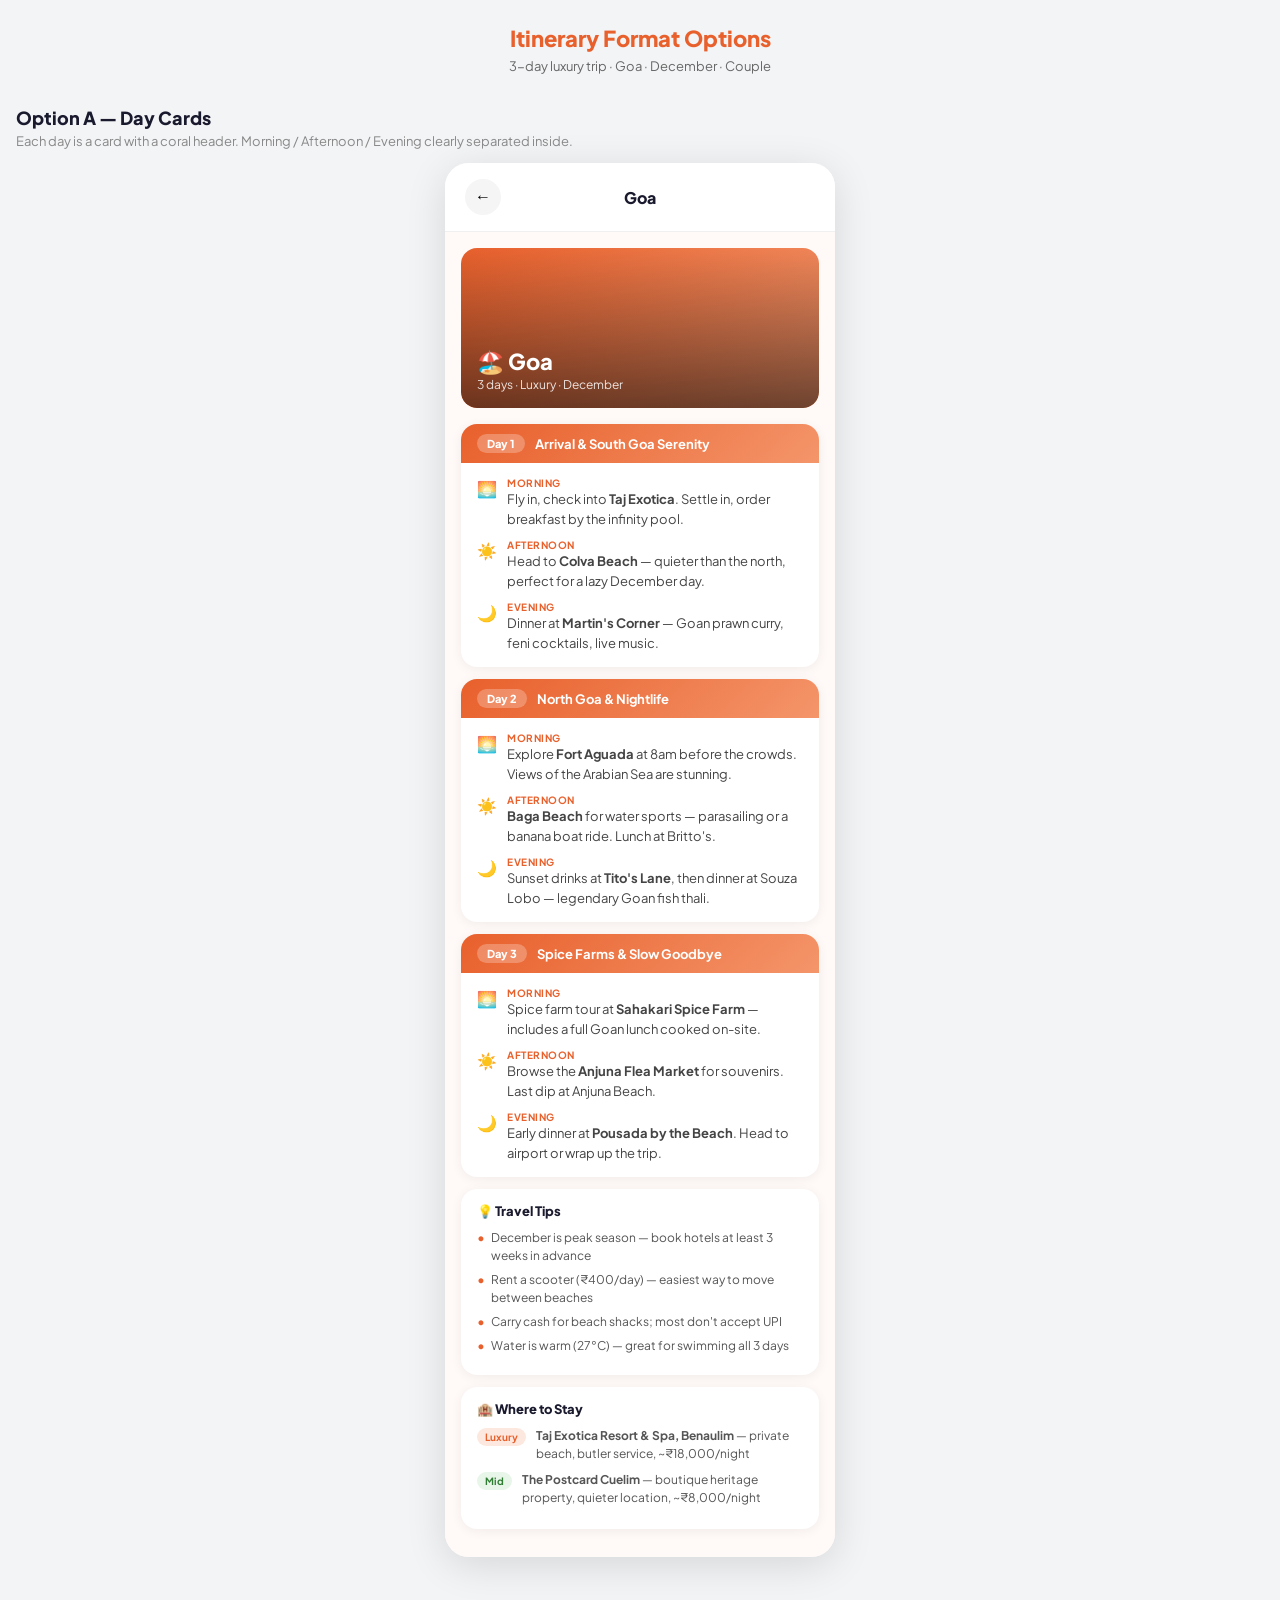
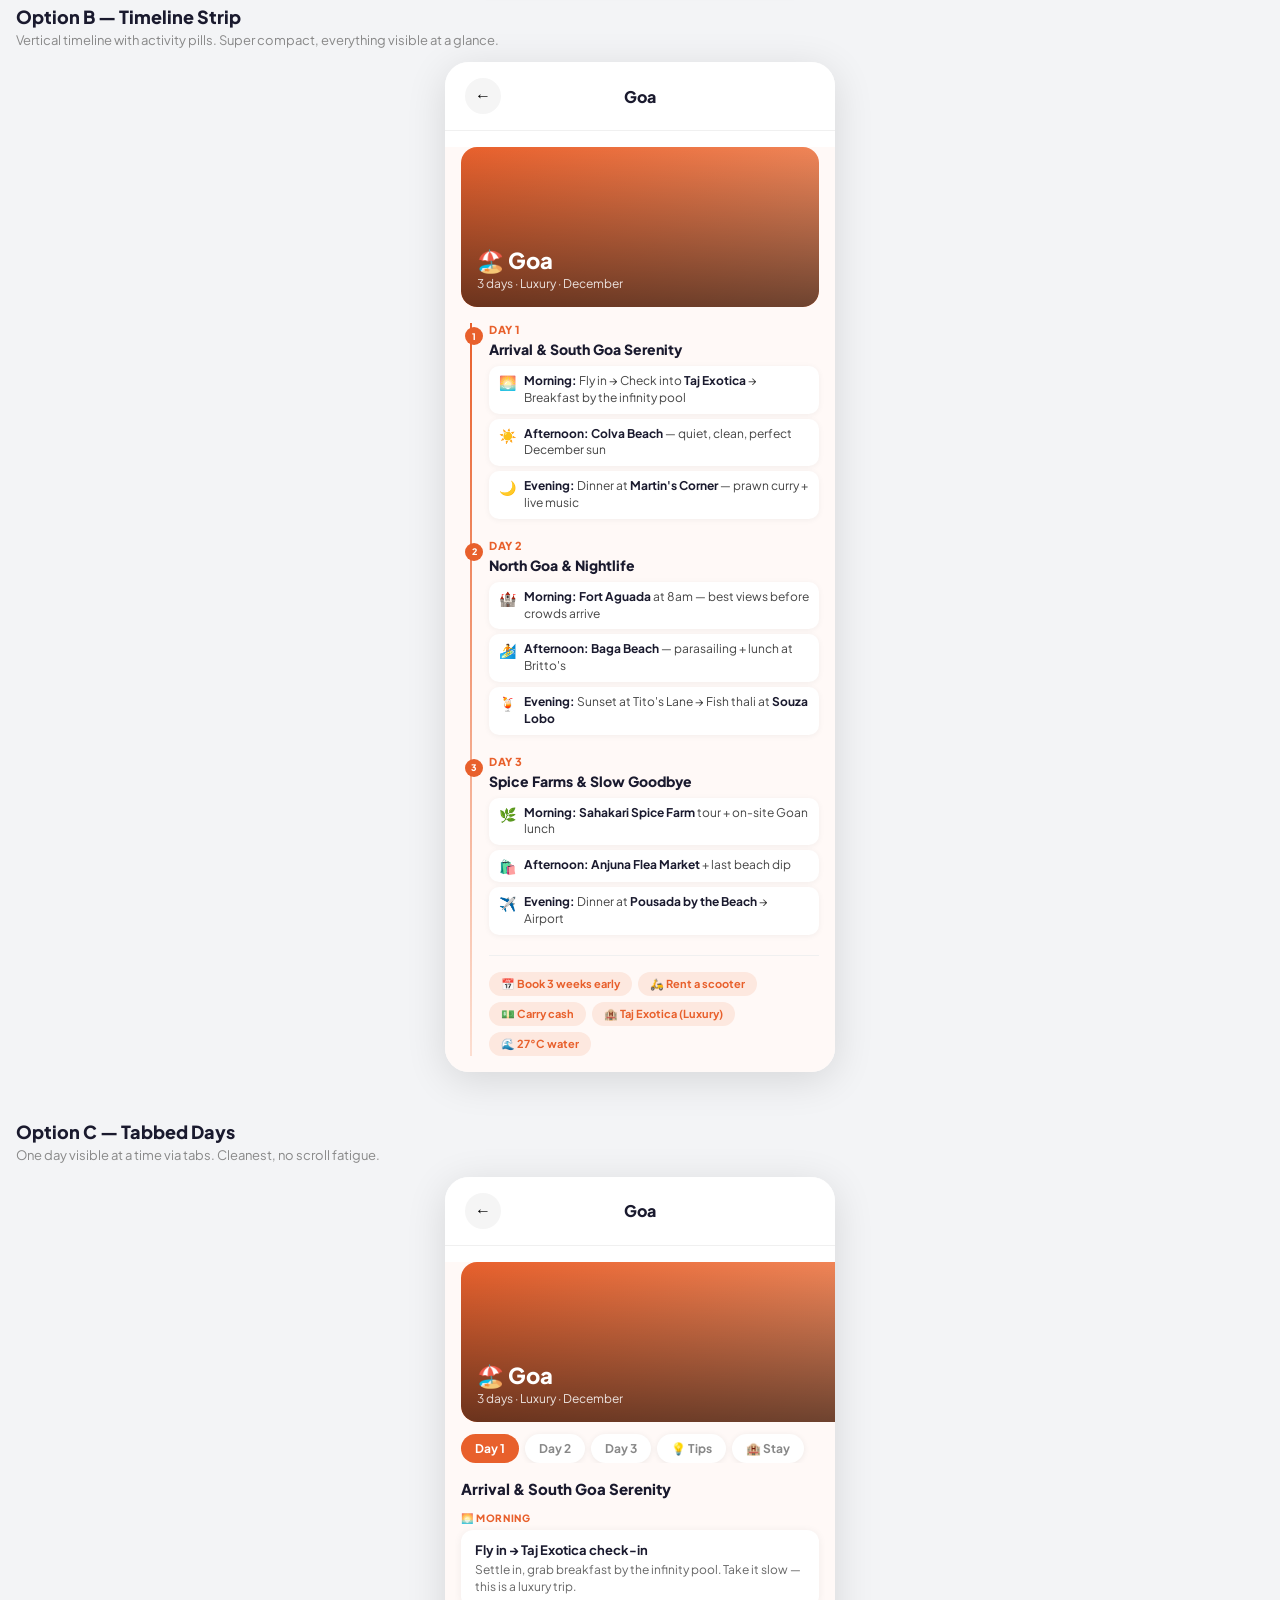
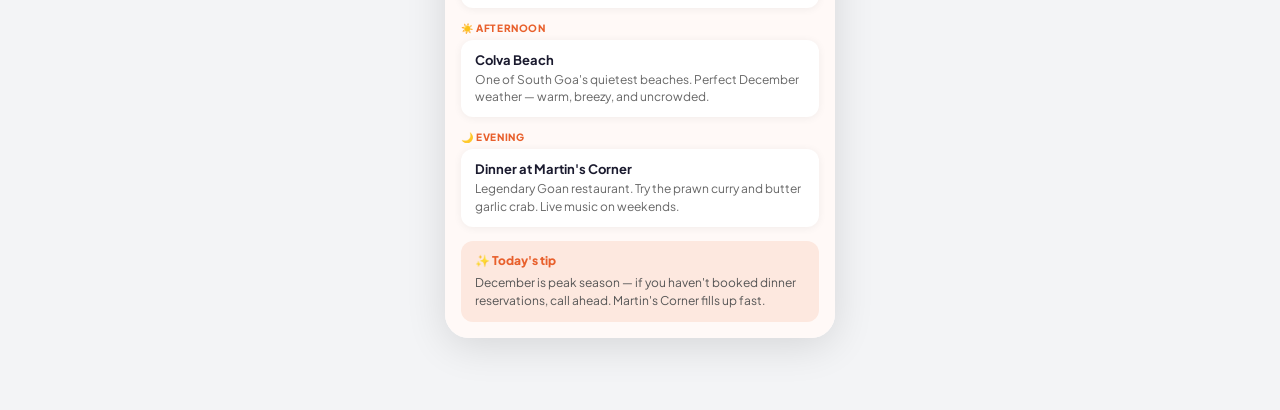
<file: itinerary-preview.html>
<!DOCTYPE html>
<html lang="en">
<head>
  <meta charset="UTF-8"/>
  <meta name="viewport" content="width=device-width, initial-scale=1.0"/>
  <title>Itinerary Format Preview</title>
  <link href="https://fonts.googleapis.com/css2?family=Plus+Jakarta+Sans:wght@400;500;600;700;800&display=swap" rel="stylesheet"/>
  <style>
    * { box-sizing: border-box; margin: 0; padding: 0; }
    body {
      font-family: 'Plus Jakarta Sans', sans-serif;
      background: #f3f4f6;
      padding: 24px 16px;
      color: #1a1a2e;
    }

    .page-title {
      text-align: center;
      font-size: 22px;
      font-weight: 800;
      margin-bottom: 6px;
      color: #E8602C;
    }
    .page-sub {
      text-align: center;
      font-size: 13px;
      color: #666;
      margin-bottom: 32px;
    }

    .option-label {
      font-size: 18px;
      font-weight: 800;
      margin-bottom: 4px;
      color: #1a1a2e;
    }
    .option-desc {
      font-size: 13px;
      color: #888;
      margin-bottom: 14px;
    }

    .phone-frame {
      background: #fff;
      border-radius: 24px;
      max-width: 390px;
      margin: 0 auto 48px;
      overflow: hidden;
      box-shadow: 0 8px 40px rgba(0,0,0,0.12);
    }

    /* ── SHARED HEADER ── */
    .itin-header {
      display: flex;
      align-items: center;
      justify-content: space-between;
      padding: 16px 20px;
      background: #fff;
      border-bottom: 1px solid #f0f0f0;
      position: sticky;
      top: 0;
    }
    .back-btn {
      width: 36px; height: 36px;
      border-radius: 50%;
      background: #f5f5f5;
      border: none;
      font-size: 16px;
      cursor: pointer;
      display: flex; align-items: center; justify-content: center;
    }
    .header-title { font-size: 16px; font-weight: 800; }

    /* ══════════════════════════════════════
       OPTION A — DAY CARDS
    ══════════════════════════════════════ */
    .option-a .scroll-area { padding: 16px; background: #FFF9F7; }

    .dest-hero {
      width: 100%;
      height: 160px;
      border-radius: 16px;
      object-fit: cover;
      display: block;
      margin-bottom: 16px;
      background: linear-gradient(135deg, #E8602C, #F4956A);
      position: relative;
      overflow: hidden;
    }
    .dest-hero-inner {
      width: 100%; height: 100%;
      display: flex; flex-direction: column;
      align-items: flex-start; justify-content: flex-end;
      padding: 16px;
      background: linear-gradient(to top, rgba(0,0,0,0.55), transparent);
      border-radius: 16px;
    }
    .dest-hero-name { font-size: 22px; font-weight: 800; color: #fff; }
    .dest-hero-sub  { font-size: 12px; color: rgba(255,255,255,0.85); margin-top: 2px; }

    .day-card {
      background: #fff;
      border-radius: 16px;
      margin-bottom: 12px;
      overflow: hidden;
      box-shadow: 0 2px 12px rgba(0,0,0,0.06);
    }
    .day-card-header {
      background: linear-gradient(135deg, #E8602C, #F4956A);
      padding: 10px 16px;
      display: flex;
      align-items: center;
      gap: 10px;
    }
    .day-badge {
      background: rgba(255,255,255,0.25);
      color: #fff;
      font-size: 11px;
      font-weight: 800;
      padding: 3px 10px;
      border-radius: 20px;
    }
    .day-title { font-size: 13px; font-weight: 700; color: #fff; }

    .day-card-body { padding: 14px 16px; display: flex; flex-direction: column; gap: 10px; }
    .time-slot { display: flex; gap: 10px; align-items: flex-start; }
    .time-icon { font-size: 16px; flex-shrink: 0; margin-top: 1px; }
    .time-content {}
    .time-label { font-size: 10px; font-weight: 700; color: #E8602C; text-transform: uppercase; letter-spacing: 0.5px; }
    .time-text  { font-size: 13px; color: #444; line-height: 1.5; margin-top: 1px; }

    .tips-card {
      background: #fff;
      border-radius: 16px;
      padding: 14px 16px;
      margin-bottom: 12px;
      box-shadow: 0 2px 12px rgba(0,0,0,0.06);
    }
    .tips-title { font-size: 13px; font-weight: 800; color: #1a1a2e; margin-bottom: 10px; }
    .tip-item { font-size: 12px; color: #555; line-height: 1.5; margin-bottom: 6px; padding-left: 14px; position: relative; }
    .tip-item::before { content: '•'; position: absolute; left: 0; color: #E8602C; font-weight: 700; }

    .stay-card {
      background: #fff;
      border-radius: 16px;
      padding: 14px 16px;
      margin-bottom: 12px;
      box-shadow: 0 2px 12px rgba(0,0,0,0.06);
    }
    .stay-row { display: flex; gap: 10px; align-items: flex-start; margin-bottom: 8px; }
    .stay-badge { font-size: 10px; font-weight: 700; padding: 3px 8px; border-radius: 20px; flex-shrink: 0; margin-top: 1px; }
    .stay-badge.luxury { background: #FDE8DF; color: #E8602C; }
    .stay-badge.budget { background: #e8f5e9; color: #2e7d32; }
    .stay-text { font-size: 12px; color: #555; line-height: 1.5; }


    /* ══════════════════════════════════════
       OPTION B — TIMELINE
    ══════════════════════════════════════ */
    .option-b .scroll-area { padding: 0 16px 16px; background: #FFF9F7; }
    .option-b .dest-hero { margin: 16px 0; }

    .timeline { position: relative; padding-left: 28px; }
    .timeline::before {
      content: '';
      position: absolute;
      left: 9px; top: 0; bottom: 0;
      width: 2px;
      background: linear-gradient(to bottom, #E8602C, #F4956A44);
    }

    .timeline-day { position: relative; margin-bottom: 20px; }
    .timeline-dot {
      position: absolute;
      left: -24px;
      top: 4px;
      width: 18px; height: 18px;
      border-radius: 50%;
      background: #E8602C;
      display: flex; align-items: center; justify-content: center;
      font-size: 9px;
      font-weight: 800;
      color: #fff;
    }

    .tl-day-label {
      font-size: 11px;
      font-weight: 800;
      color: #E8602C;
      text-transform: uppercase;
      letter-spacing: 0.5px;
      margin-bottom: 4px;
    }
    .tl-day-title { font-size: 14px; font-weight: 800; color: #1a1a2e; margin-bottom: 8px; }

    .tl-activity {
      display: flex;
      align-items: flex-start;
      gap: 8px;
      padding: 7px 10px;
      background: #fff;
      border-radius: 10px;
      margin-bottom: 5px;
      box-shadow: 0 1px 6px rgba(0,0,0,0.05);
    }
    .tl-emoji { font-size: 14px; flex-shrink: 0; }
    .tl-text { font-size: 12px; color: #444; line-height: 1.4; }
    .tl-text strong { color: #1a1a2e; font-weight: 700; }

    .tl-chips-row {
      display: flex;
      flex-wrap: wrap;
      gap: 6px;
      margin-top: 16px;
      padding-top: 16px;
      border-top: 1px solid #f0f0f0;
    }
    .tl-chip {
      background: #FDE8DF;
      color: #E8602C;
      font-size: 11px;
      font-weight: 700;
      padding: 5px 12px;
      border-radius: 20px;
    }


    /* ══════════════════════════════════════
       OPTION C — TABBED DAYS
    ══════════════════════════════════════ */
    .option-c .scroll-area { padding: 0; background: #FFF9F7; }
    .option-c .dest-hero { margin: 16px 16px 0; }

    .tab-bar {
      display: flex;
      overflow-x: auto;
      padding: 12px 16px 0;
      gap: 6px;
      background: #FFF9F7;
      scrollbar-width: none;
    }
    .tab-bar::-webkit-scrollbar { display: none; }

    .tab-btn {
      flex-shrink: 0;
      padding: 7px 14px;
      border-radius: 20px;
      border: none;
      font-family: inherit;
      font-size: 12px;
      font-weight: 700;
      cursor: pointer;
      transition: all 0.15s;
    }
    .tab-btn.active {
      background: #E8602C;
      color: #fff;
    }
    .tab-btn.inactive {
      background: #fff;
      color: #888;
      box-shadow: 0 1px 6px rgba(0,0,0,0.07);
    }

    .tab-content { padding: 16px; }

    .tab-day-title { font-size: 15px; font-weight: 800; color: #1a1a2e; margin-bottom: 14px; }

    .period-block { margin-bottom: 14px; }
    .period-label {
      font-size: 10px;
      font-weight: 800;
      color: #E8602C;
      text-transform: uppercase;
      letter-spacing: 0.6px;
      margin-bottom: 6px;
    }
    .period-card {
      background: #fff;
      border-radius: 12px;
      padding: 12px 14px;
      box-shadow: 0 1px 8px rgba(0,0,0,0.06);
    }
    .period-main { font-size: 13px; font-weight: 700; color: #1a1a2e; margin-bottom: 3px; }
    .period-sub  { font-size: 12px; color: #666; line-height: 1.45; }

    .tab-tips {
      background: #FDE8DF;
      border-radius: 12px;
      padding: 12px 14px;
      margin-top: 14px;
    }
    .tab-tips-title { font-size: 12px; font-weight: 800; color: #E8602C; margin-bottom: 6px; }
    .tab-tips-text { font-size: 12px; color: #555; line-height: 1.5; }

    .divider { border: none; border-top: 1px solid #eee; margin: 32px 0 16px; }
  </style>
</head>
<body>

<div class="page-title">Itinerary Format Options</div>
<div class="page-sub">3-day luxury trip · Goa · December · Couple</div>

<!-- ══════════════════════════════════════
     OPTION A — DAY CARDS
══════════════════════════════════════ -->
<div class="option-label">Option A — Day Cards</div>
<div class="option-desc">Each day is a card with a coral header. Morning / Afternoon / Evening clearly separated inside.</div>

<div class="phone-frame option-a">
  <div class="itin-header">
    <button class="back-btn">←</button>
    <div class="header-title">Goa</div>
    <div style="width:36px"></div>
  </div>
  <div class="scroll-area">

    <!-- Hero image mockup -->
    <div class="dest-hero">
      <div class="dest-hero-inner">
        <div class="dest-hero-name">🏖️ Goa</div>
        <div class="dest-hero-sub">3 days · Luxury · December</div>
      </div>
    </div>

    <!-- Day 1 -->
    <div class="day-card">
      <div class="day-card-header">
        <span class="day-badge">Day 1</span>
        <span class="day-title">Arrival & South Goa Serenity</span>
      </div>
      <div class="day-card-body">
        <div class="time-slot">
          <div class="time-icon">🌅</div>
          <div class="time-content">
            <div class="time-label">Morning</div>
            <div class="time-text">Fly in, check into <strong>Taj Exotica</strong>. Settle in, order breakfast by the infinity pool.</div>
          </div>
        </div>
        <div class="time-slot">
          <div class="time-icon">☀️</div>
          <div class="time-content">
            <div class="time-label">Afternoon</div>
            <div class="time-text">Head to <strong>Colva Beach</strong> — quieter than the north, perfect for a lazy December day.</div>
          </div>
        </div>
        <div class="time-slot">
          <div class="time-icon">🌙</div>
          <div class="time-content">
            <div class="time-label">Evening</div>
            <div class="time-text">Dinner at <strong>Martin's Corner</strong> — Goan prawn curry, feni cocktails, live music.</div>
          </div>
        </div>
      </div>
    </div>

    <!-- Day 2 -->
    <div class="day-card">
      <div class="day-card-header">
        <span class="day-badge">Day 2</span>
        <span class="day-title">North Goa & Nightlife</span>
      </div>
      <div class="day-card-body">
        <div class="time-slot">
          <div class="time-icon">🌅</div>
          <div class="time-content">
            <div class="time-label">Morning</div>
            <div class="time-text">Explore <strong>Fort Aguada</strong> at 8am before the crowds. Views of the Arabian Sea are stunning.</div>
          </div>
        </div>
        <div class="time-slot">
          <div class="time-icon">☀️</div>
          <div class="time-content">
            <div class="time-label">Afternoon</div>
            <div class="time-text"><strong>Baga Beach</strong> for water sports — parasailing or a banana boat ride. Lunch at Britto's.</div>
          </div>
        </div>
        <div class="time-slot">
          <div class="time-icon">🌙</div>
          <div class="time-content">
            <div class="time-label">Evening</div>
            <div class="time-text">Sunset drinks at <strong>Tito's Lane</strong>, then dinner at Souza Lobo — legendary Goan fish thali.</div>
          </div>
        </div>
      </div>
    </div>

    <!-- Day 3 -->
    <div class="day-card">
      <div class="day-card-header">
        <span class="day-badge">Day 3</span>
        <span class="day-title">Spice Farms & Slow Goodbye</span>
      </div>
      <div class="day-card-body">
        <div class="time-slot">
          <div class="time-icon">🌅</div>
          <div class="time-content">
            <div class="time-label">Morning</div>
            <div class="time-text">Spice farm tour at <strong>Sahakari Spice Farm</strong> — includes a full Goan lunch cooked on-site.</div>
          </div>
        </div>
        <div class="time-slot">
          <div class="time-icon">☀️</div>
          <div class="time-content">
            <div class="time-label">Afternoon</div>
            <div class="time-text">Browse the <strong>Anjuna Flea Market</strong> for souvenirs. Last dip at Anjuna Beach.</div>
          </div>
        </div>
        <div class="time-slot">
          <div class="time-icon">🌙</div>
          <div class="time-content">
            <div class="time-label">Evening</div>
            <div class="time-text">Early dinner at <strong>Pousada by the Beach</strong>. Head to airport or wrap up the trip.</div>
          </div>
        </div>
      </div>
    </div>

    <!-- Tips -->
    <div class="tips-card">
      <div class="tips-title">💡 Travel Tips</div>
      <div class="tip-item">December is peak season — book hotels at least 3 weeks in advance</div>
      <div class="tip-item">Rent a scooter (₹400/day) — easiest way to move between beaches</div>
      <div class="tip-item">Carry cash for beach shacks; most don't accept UPI</div>
      <div class="tip-item">Water is warm (27°C) — great for swimming all 3 days</div>
    </div>

    <!-- Stay -->
    <div class="stay-card">
      <div class="tips-title">🏨 Where to Stay</div>
      <div class="stay-row">
        <span class="stay-badge luxury">Luxury</span>
        <span class="stay-text"><strong>Taj Exotica Resort & Spa, Benaulim</strong> — private beach, butler service, ~₹18,000/night</span>
      </div>
      <div class="stay-row">
        <span class="stay-badge budget">Mid</span>
        <span class="stay-text"><strong>The Postcard Cuelim</strong> — boutique heritage property, quieter location, ~₹8,000/night</span>
      </div>
    </div>

  </div>
</div>


<!-- ══════════════════════════════════════
     OPTION B — TIMELINE
══════════════════════════════════════ -->
<div class="option-label">Option B — Timeline Strip</div>
<div class="option-desc">Vertical timeline with activity pills. Super compact, everything visible at a glance.</div>

<div class="phone-frame option-b">
  <div class="itin-header">
    <button class="back-btn">←</button>
    <div class="header-title">Goa</div>
    <div style="width:36px"></div>
  </div>
  <div class="scroll-area">

    <div class="dest-hero">
      <div class="dest-hero-inner">
        <div class="dest-hero-name">🏖️ Goa</div>
        <div class="dest-hero-sub">3 days · Luxury · December</div>
      </div>
    </div>

    <div class="timeline">

      <!-- Day 1 -->
      <div class="timeline-day">
        <div class="timeline-dot">1</div>
        <div class="tl-day-label">Day 1</div>
        <div class="tl-day-title">Arrival & South Goa Serenity</div>
        <div class="tl-activity">
          <span class="tl-emoji">🌅</span>
          <span class="tl-text"><strong>Morning:</strong> Fly in → Check into <strong>Taj Exotica</strong> → Breakfast by the infinity pool</span>
        </div>
        <div class="tl-activity">
          <span class="tl-emoji">☀️</span>
          <span class="tl-text"><strong>Afternoon:</strong> <strong>Colva Beach</strong> — quiet, clean, perfect December sun</span>
        </div>
        <div class="tl-activity">
          <span class="tl-emoji">🌙</span>
          <span class="tl-text"><strong>Evening:</strong> Dinner at <strong>Martin's Corner</strong> — prawn curry + live music</span>
        </div>
      </div>

      <!-- Day 2 -->
      <div class="timeline-day">
        <div class="timeline-dot">2</div>
        <div class="tl-day-label">Day 2</div>
        <div class="tl-day-title">North Goa & Nightlife</div>
        <div class="tl-activity">
          <span class="tl-emoji">🏰</span>
          <span class="tl-text"><strong>Morning:</strong> <strong>Fort Aguada</strong> at 8am — best views before crowds arrive</span>
        </div>
        <div class="tl-activity">
          <span class="tl-emoji">🏄</span>
          <span class="tl-text"><strong>Afternoon:</strong> <strong>Baga Beach</strong> — parasailing + lunch at Britto's</span>
        </div>
        <div class="tl-activity">
          <span class="tl-emoji">🍹</span>
          <span class="tl-text"><strong>Evening:</strong> Sunset at Tito's Lane → Fish thali at <strong>Souza Lobo</strong></span>
        </div>
      </div>

      <!-- Day 3 -->
      <div class="timeline-day">
        <div class="timeline-dot">3</div>
        <div class="tl-day-label">Day 3</div>
        <div class="tl-day-title">Spice Farms & Slow Goodbye</div>
        <div class="tl-activity">
          <span class="tl-emoji">🌿</span>
          <span class="tl-text"><strong>Morning:</strong> <strong>Sahakari Spice Farm</strong> tour + on-site Goan lunch</span>
        </div>
        <div class="tl-activity">
          <span class="tl-emoji">🛍️</span>
          <span class="tl-text"><strong>Afternoon:</strong> <strong>Anjuna Flea Market</strong> + last beach dip</span>
        </div>
        <div class="tl-activity">
          <span class="tl-emoji">✈️</span>
          <span class="tl-text"><strong>Evening:</strong> Dinner at <strong>Pousada by the Beach</strong> → Airport</span>
        </div>
      </div>

      <!-- Tips as chips -->
      <div class="tl-chips-row">
        <span class="tl-chip">📅 Book 3 weeks early</span>
        <span class="tl-chip">🛵 Rent a scooter</span>
        <span class="tl-chip">💵 Carry cash</span>
        <span class="tl-chip">🏨 Taj Exotica (Luxury)</span>
        <span class="tl-chip">🌊 27°C water</span>
      </div>
    </div>

  </div>
</div>


<!-- ══════════════════════════════════════
     OPTION C — TABBED DAYS
══════════════════════════════════════ -->
<div class="option-label">Option C — Tabbed Days</div>
<div class="option-desc">One day visible at a time via tabs. Cleanest, no scroll fatigue.</div>

<div class="phone-frame option-c">
  <div class="itin-header">
    <button class="back-btn">←</button>
    <div class="header-title">Goa</div>
    <div style="width:36px"></div>
  </div>
  <div class="scroll-area">

    <div class="dest-hero" style="margin:16px 16px 0;">
      <div class="dest-hero-inner">
        <div class="dest-hero-name">🏖️ Goa</div>
        <div class="dest-hero-sub">3 days · Luxury · December</div>
      </div>
    </div>

    <div class="tab-bar">
      <button class="tab-btn active">Day 1</button>
      <button class="tab-btn inactive">Day 2</button>
      <button class="tab-btn inactive">Day 3</button>
      <button class="tab-btn inactive">💡 Tips</button>
      <button class="tab-btn inactive">🏨 Stay</button>
    </div>

    <div class="tab-content">
      <div class="tab-day-title">Arrival & South Goa Serenity</div>

      <div class="period-block">
        <div class="period-label">🌅 Morning</div>
        <div class="period-card">
          <div class="period-main">Fly in → Taj Exotica check-in</div>
          <div class="period-sub">Settle in, grab breakfast by the infinity pool. Take it slow — this is a luxury trip.</div>
        </div>
      </div>

      <div class="period-block">
        <div class="period-label">☀️ Afternoon</div>
        <div class="period-card">
          <div class="period-main">Colva Beach</div>
          <div class="period-sub">One of South Goa's quietest beaches. Perfect December weather — warm, breezy, and uncrowded.</div>
        </div>
      </div>

      <div class="period-block">
        <div class="period-label">🌙 Evening</div>
        <div class="period-card">
          <div class="period-main">Dinner at Martin's Corner</div>
          <div class="period-sub">Legendary Goan restaurant. Try the prawn curry and butter garlic crab. Live music on weekends.</div>
        </div>
      </div>

      <div class="tab-tips">
        <div class="tab-tips-title">✨ Today's tip</div>
        <div class="tab-tips-text">December is peak season — if you haven't booked dinner reservations, call ahead. Martin's Corner fills up fast.</div>
      </div>
    </div>

  </div>
</div>

</body>
</html>
</file>
